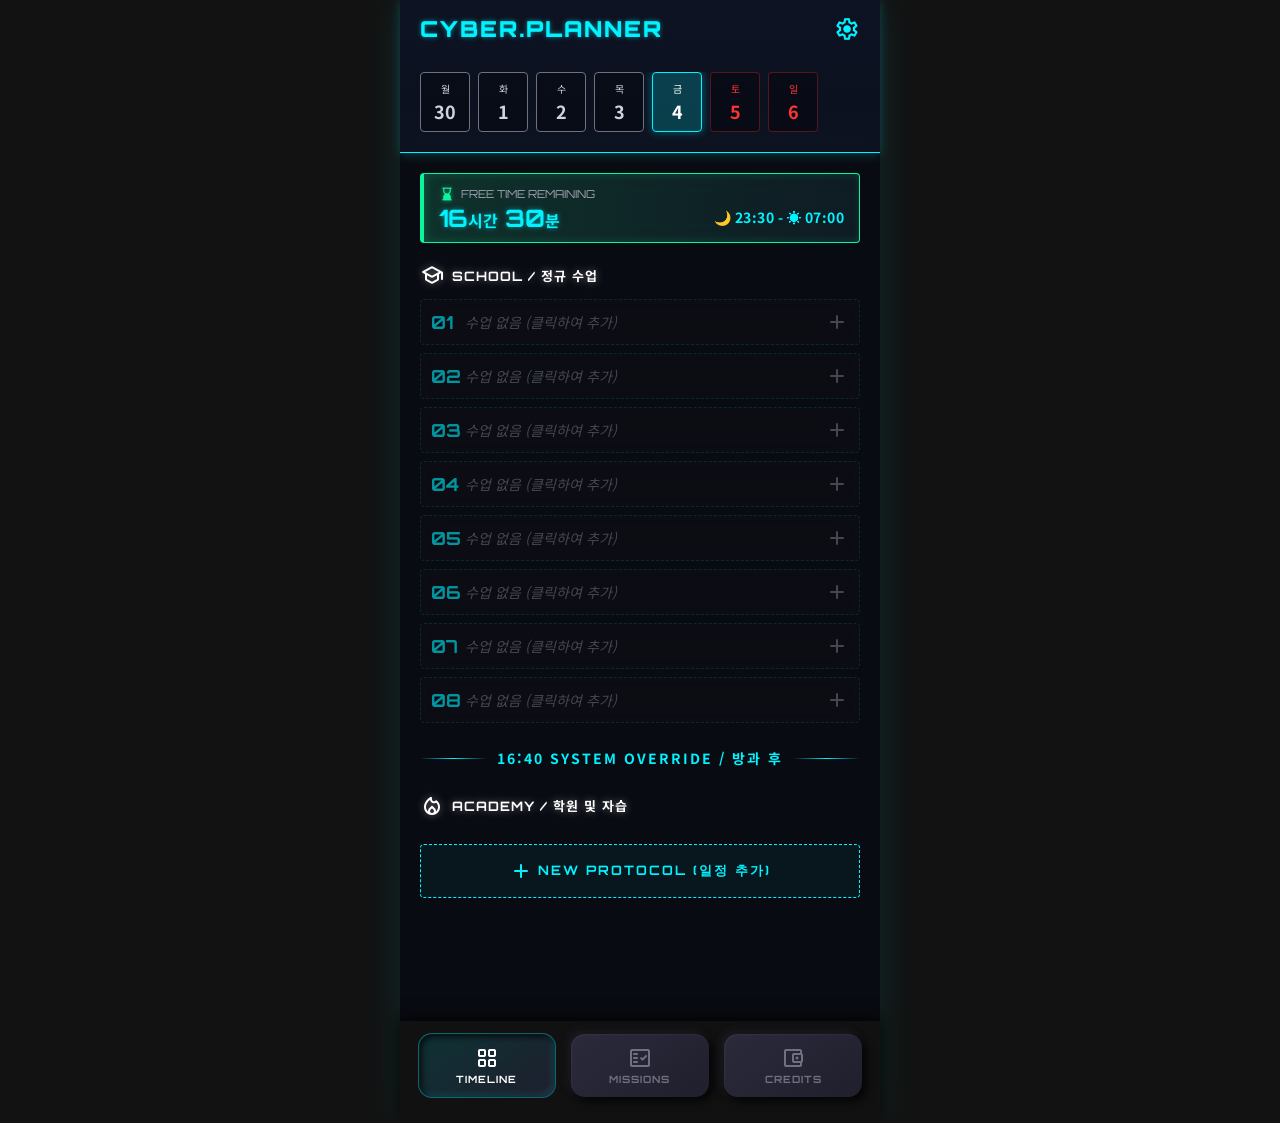
<file: index.html>
<!DOCTYPE html>
<html lang="ko">

<head>
    <meta charset="UTF-8">
    <meta name="viewport"
        content="width=device-width, initial-scale=1.0, maximum-scale=1.0, user-scalable=no, viewport-fit=cover">
    <title>Cyber Planner - 스마트 학생 플래너</title>
    <meta name="description" content="사이버펌크 스타일의 스마트 학생 플래너. 시간표, 미션 관리, 용돈 가계부를 하나의 앱에서.">
    <link rel="manifest" href="manifest.json">
    <!-- Material Symbols -->
    <link
        href="https://fonts.googleapis.com/css2?family=Material+Symbols+Rounded:opsz,wght,FILL,GRAD@20..48,100..700,0..1,-50..200"
        rel="stylesheet" />
    <link href="https://fonts.googleapis.com/css2?family=Noto+Sans+KR:wght@400;700;900&family=Orbitron:wght@500;700;900&display=swap" rel="stylesheet">
    <link rel="stylesheet" href="style.css">
    <link rel="apple-touch-icon" href="icon.png">
    <link rel="icon" type="image/png" href="icon.png">
</head>

<body class="theme-cyber">
    <div id="dynamicBackground" class="dynamic-bg solid"></div>
    <div id="praiseContainer" class="praise-container"></div>
    <!-- Toast Notification Container -->
    <div id="toastContainer" class="toast-container"></div>

    <div class="app-container">

        <!-- Header -->
        <header class="app-header neon-border-bottom">
            <div class="top-row">
                <div id="app-title" class="title-area" onclick="openSettings()" style="cursor: pointer;">
                    <h1 id="mainTitle" class="neon-text-blue">CYBER.PLANNER</h1>
                </div>
                <div class="settings-area">
                    <span id="settings-btn" class="material-symbols-rounded settings-icon" onclick="openSettings()" style="cursor: pointer;">settings</span>
                </div>
            </div>
            
            <!-- D-Days Container (Horizontal Layout) -->
            <div class="dday-container" id="ddayContainer" onclick="openSettings()" style="cursor: pointer;">
                <!-- JS Generated D-Day badges -->
            </div>
            
            <!-- Day Selector -->
            <div class="day-selector" id="daySelector"></div>
        </header>

        <!-- Main Content Area -->
        <main id="mainContent">

            <!-- ======================= PLANNER TAB ======================= -->
            <div id="plannerTab" class="tab-content active-tab">

                <!-- Free Time Widget -->
                <div class="cyber-widget free-time-widget" id="freeTimeContainer" style="display: flex; justify-content: space-between; align-items: center; padding: 12px 15px; margin-bottom: 20px;">
                    <div style="display: flex; flex-direction: column; gap: 4px;">
                        <div style="display: flex; align-items: center; gap: 6px;">
                            <span class="material-symbols-rounded neon-text-emerald" style="font-size: 16px;">hourglass_bottom</span>
                            <span class="label" id="freeTimeLabel" style="margin: 0; font-size: 11px; color: var(--text-secondary);">FREE TIME REMAINING</span>
                        </div>
                        <strong class="value neon-text-blue" id="freeTimeDisplay" style="font-size: 24px; line-height: 1;">Calculating...</strong>
                    </div>
                    <div style="text-align: right; align-self: flex-end; padding-bottom: 2px;">
                        <span id="sleepDisplay" style="font-size: 14px; font-weight: bold; color: var(--neon-blue); letter-spacing: 0.5px; opacity: 1;">🌙 23:30 - ☀️ 07:00</span>
                    </div>
                </div>

                <!-- WEEKDAY VIEW: School Schedule (1~8교시) -->
                <div id="weekdayView" style="display:block;">
                    <section class="planner-section">
                        <div class="section-header">
                            <h2 class="neon-text-light"><span class="material-symbols-rounded">school</span> SCHOOL / 정규 수업</h2>
                        </div>
                        <div class="school-card-grid" id="schoolSchedule">
                            <!-- JS generated 1~8 periods -->
                        </div>
                    </section>

                    <div class="cyber-divider override-divider" style="margin-bottom: 25px;">
                        <span>16:40 SYSTEM OVERRIDE / 방과 후</span>
                    </div>
                </div>

                <!-- WEEKEND VIEW HEADER -->
                <div id="weekendViewHeader" style="display:none; text-align:center; margin-bottom: 20px;">
                    <br>
                    <h2 class="neon-text-red" style="font-size:20px; text-shadow: 0 0 10px rgba(255,0,0,0.7);"><span class="material-symbols-rounded" style="font-size:24px; vertical-align:middle;">celebration</span> 주말 자율 모드 가동!</h2>
                    <p style="color:var(--text-secondary); font-size:12px; margin-top:5px;">원하는 시간에 자유롭게 일정을 설정하세요.</p>
                </div>

                <!-- Academy / Evening (Used for both Weekdays and Weekends) -->
                <section class="planner-section">
                    <div class="section-header">
                        <h2 class="neon-text-light" id="academySectionTitle"><span class="material-symbols-rounded">local_fire_department</span> ACADEMY / 학원 및 자습</h2>
                    </div>
                    <div class="evening-timeline" id="academyTab">
                        <!-- JS generated blocks -->
                    </div>
                    <button class="cyber-btn-outline" onclick="openAcademyModal(-1)">
                        <span class="material-symbols-rounded">add</span> NEW PROTOCOL (일정 추가)
                    </button>
                </section>
            </div>

            <!-- ======================= GOAL TAB ======================= -->
            <div id="goalTab" class="tab-content">
                <section class="planner-section" style="margin-top: 20px;">
                    <div class="section-header">
                        <h2 class="neon-text-light"><span class="material-symbols-rounded">terminal</span> DAILY MISSIONS</h2>
                        <button class="icon-btn neon-text-blue" onclick="openGoalModal(-1)"><span
                                class="material-symbols-rounded">add_box</span></button>
                    </div>
                    <!-- Categories filter visual -->
                    <div class="goal-categories-preview" style="display:flex; flex-wrap:wrap; gap:8px; margin-bottom:15px; opacity:0.8;">
                        <span class="neon-text-blue" style="font-size:11px; display:flex; align-items:center; gap:3px;"><span class="material-symbols-rounded" style="font-size:14px">menu_book</span>스터디</span>
                        <span class="neon-text-green" style="font-size:11px; display:flex; align-items:center; gap:3px;"><span class="material-symbols-rounded" style="font-size:14px">fitness_center</span>운동</span>
                        <span class="neon-text-emerald" style="font-size:11px; display:flex; align-items:center; gap:3px;"><span class="material-symbols-rounded" style="font-size:14px">auto_stories</span>독서</span>
                        <span class="neon-text-pink" style="font-size:11px; display:flex; align-items:center; gap:3px;"><span class="material-symbols-rounded" style="font-size:14px">sports_esports</span>게임/휴식</span>
                        <span class="neon-text-yellow" style="font-size:11px; display:flex; align-items:center; gap:3px;"><span class="material-symbols-rounded" style="font-size:14px">brush</span>취미/예술</span>
                        <span class="neon-text-light" style="font-size:11px; display:flex; align-items:center; gap:3px;"><span class="material-symbols-rounded" style="font-size:14px">pending_actions</span>기타 일정</span>
                    </div>
                    
                    <ul class="cyber-goal-list" id="goalList">
                        <!-- JS generated goals based on selected day and recurring rules -->
                    </ul>
                </section>
            </div>

            <!-- ======================= FINANCE TAB ======================= -->
            <div id="financeTab" class="tab-content">
                <section class="finance-dashboard" style="margin-top: 20px;">
                    <div class="balance-card neon-box-blue">
                        <span>CREDITS AVAILABLE</span>
                        <h2 id="totalBalance" class="neon-text-light">0 ₩</h2>
                    </div>
                    <div class="finance-row">
                        <div class="finance-box neon-box-green">
                            <span>INCOME</span> <strong id="totalIncome">0 ₩</strong>
                        </div>
                        <div class="finance-box neon-box-red">
                            <span>EXPENSE</span> <strong id="totalExpense">0 ₩</strong>
                        </div>
                    </div>
                    
                    <!-- New Horizontal Bar Chart Container -->
                    <div style="margin-top: 10px; margin-bottom: 0px;">
                        <span style="font-size:13px; font-weight:600; color:var(--text-secondary); letter-spacing:1px; padding-left:5px;">지출 패턴</span>
                        <div style="position:relative; height: 60px; margin-top:2px;">
                            <canvas id="expenseChart"></canvas>
                        </div>
                    </div>
                </section>
                <section class="planner-section">
                    <div class="section-header">
                        <h2 class="neon-text-light">TRANSACTION LOG</h2>
                        <div style="display:flex; gap:8px;">
                            <button class="icon-btn neon-text-yellow" onclick="openSmsParseModal()" title="문자 붙여넣기"><span class="material-symbols-rounded">sms</span></button>
                            <button class="icon-btn neon-text-blue" onclick="openFinanceModal()"><span
                                    class="material-symbols-rounded">add_box</span></button>
                        </div>
                    </div>
                    <div class="transaction-list" id="transactionList" style="margin-bottom:20px;">
                    </div>
                    <button class="cyber-btn-primary" style="margin-top: 10px; width: 100%; font-size: 14px; padding: 15px; background: rgba(0, 243, 255, 0.1); border: 1px solid var(--neon-blue); color: var(--neon-blue); animation: neonPulseBlue 2s infinite;" onclick="openReportModal()">
                        <span class="material-symbols-rounded" style="vertical-align: middle; margin-right: 5px;">receipt_long</span> 이번 달 경제 성적표 확인 및 이월하기
                    </button>
                </section>
            </div>

        </main>

        <nav class="cyber-bottom-nav">
            <div class="nav-item active" data-target="plannerTab">
                <span class="material-symbols-rounded">grid_view</span>
                <span>TIMELINE</span>
            </div>
            <div class="nav-item" data-target="goalTab">
                <span class="material-symbols-rounded">fact_check</span>
                <span>MISSIONS</span>
            </div>
            <div class="nav-item" data-target="financeTab">
                <span class="material-symbols-rounded">account_balance_wallet</span>
                <span>CREDITS</span>
            </div>
        </nav>
    </div>

    <!-- ======================= MODALS ======================= -->

    <!-- Settings & Sync Modal -->
    <div class="modal-overlay" id="settings-modal">
        <div class="cyber-modal-content">
            <button class="close-btn" onclick="closeModals()"><span class="material-symbols-rounded">close</span></button>
            <h2 class="neon-text-blue">SYSTEM PREFS</h2>
            <div class="form-group">
                <label>플래너 이름 (ID)</label>
                <input type="text" id="settingTitle" placeholder="CYBER.PLANNER" class="cyber-input">
            </div>
            <div class="form-group">
                <label>배경 테마 선택</label>
                <select id="settingBackground" class="cyber-input">
                    <option value="solid">다크 모드 (기본)</option>
                    <option value="gradient">네온 그라데이션</option>
                    <option value="space">사이버 우주 (Space)</option>
                </select>
            </div>
            
            <div class="cyber-divider"><span>D-DAY CONFIG (최대 3개)</span></div>
            <!-- D-Day 1 -->
            <div class="form-group" style="margin-bottom:8px;">
                <div style="display:flex; gap:10px;">
                    <input type="text" id="settingDdayName1" placeholder="디데이 1" class="cyber-input" style="flex:1;">
                    <input type="date" id="settingDdayDate1" class="cyber-input" style="flex:1;">
                </div>
            </div>
            <!-- D-Day 2 -->
            <div class="form-group" style="margin-bottom:8px;">
                <div style="display:flex; gap:10px;">
                    <input type="text" id="settingDdayName2" placeholder="디데이 2" class="cyber-input" style="flex:1;">
                    <input type="date" id="settingDdayDate2" class="cyber-input" style="flex:1;">
                </div>
            </div>
            <!-- D-Day 3 -->
            <div class="form-group">
                <div style="display:flex; gap:10px;">
                    <input type="text" id="settingDdayName3" placeholder="디데이 3" class="cyber-input" style="flex:1;">
                    <input type="date" id="settingDdayDate3" class="cyber-input" style="flex:1;">
                </div>
            </div>

            <!-- Sleep Time based calculation base -->
            <div class="cyber-divider"><span>SLEEP CONFIG</span></div>
            <div class="form-group">
                <label>수면 시간 설정 (취침/기상)</label>
                <div style="display:flex; gap:10px;">
                    <div style="flex:1;">
                        <span style="font-size:11px; color:var(--text-muted);">취침 시간 (예: 23:30)</span>
                        <input type="time" id="bedTimeInput" class="cyber-input" value="23:30">
                    </div>
                    <div style="flex:1;">
                        <span style="font-size:11px; color:var(--text-muted);">기상 시간 (예: 07:00)</span>
                        <input type="time" id="wakeTimeInput" class="cyber-input" value="07:00">
                    </div>
                </div>
            </div>

            <div class="cyber-divider"><span>CLOUD SYNC</span></div>
            
            <button class="cyber-btn-primary" onclick="saveSettings()" style="margin-bottom: 20px;">저장하기</button>
            
            <div id="syncStatus" class="sync-status">시스템 오프라인</div>
            <button id="authBtn" class="cyber-btn-google" onclick="handleAuth()"><span class="material-symbols-rounded">login</span> GOOGLE 연결</button>
            <button id="syncBtn" class="cyber-btn-sync" onclick="syncToDrive()" style="display: none;"><span class="material-symbols-rounded">cloud_upload</span> 드라이브 저장하기</button>
            <button id="loadBtn" class="cyber-btn-outline" onclick="loadFromDrive()" style="display: none; margin-top:10px;"><span class="material-symbols-rounded">cloud_download</span> 드라이브 다운로드</button>
        </div>
    </div>

    <!-- School Block Modal -->
    <div class="modal-overlay" id="schoolModal">
        <div class="cyber-modal-content">
            <button class="close-btn" onclick="closeModals()"><span class="material-symbols-rounded">close</span></button>
            <h2 class="neon-text-blue" id="schoolModalTitle">수업 정보 수정</h2>
            <input type="hidden" id="schoolPeriod" value="-1">
            <div class="form-group">
                <label>교과명</label>
                <input type="text" id="schoolSubject" placeholder="수학, 체육..." class="cyber-input">
            </div>
            <div class="form-group">
                <label>시간대 선택</label>
                <div style="display:flex; gap:10px; align-items:center;">
                    <select id="schoolStart" class="cyber-input time-select">
                        <!-- JS generated -->
                    </select>
                    <span style="color:var(--text-secondary)">~</span>
                    <select id="schoolEnd" class="cyber-input time-select">
                        <!-- JS generated -->
                    </select>
                </div>
            </div>
            <div class="form-group">
                <label>장소 (교실)</label>
                <input type="text" id="schoolLocation" placeholder="2학년 3반" class="cyber-input">
            </div>
            <div class="form-group">
                <label>과제/숙제 입력 (선택사항)</label>
                <input type="text" id="schoolHomework" placeholder="수학 익힘책 10~15p" class="cyber-input">
            </div>
            <button class="cyber-btn-primary" onclick="saveSchoolBlock()">저장하기</button>
        </div>
    </div>

    <!-- Academy Block Modal (Integrated) -->
    <div class="modal-overlay" id="academyModal">
        <div class="cyber-modal-content">
            <button class="close-btn" onclick="closeModals()"><span class="material-symbols-rounded">close</span></button>
            <h2 class="neon-text-emerald" id="academyModalTitle">계획 추가</h2>
            <input type="hidden" id="academyIndex" value="-1">

            <div class="form-group">
                <label id="acadSubjectLabel">학원명 / 스터디 내용</label>
                <input type="text" id="academySubject" placeholder="영어 학원, 수학 복습 등" class="cyber-input" required>
            </div>

            <div class="form-group">
                <label>시간대 선택 (메인 스케줄)</label>
                <div style="display:flex; gap:10px; align-items:center;">
                    <select id="academyStart" class="cyber-input time-select"></select>
                    <span style="color:var(--text-secondary)">~</span>
                    <select id="academyEnd" class="cyber-input time-select"></select>
                </div>
            </div>
            
            <!-- New Integrated Extra Time Input -->
            <div class="form-group">
                <label>🚗 부가 소요시간 및 목적</label>
                <div style="display:flex; gap:10px; align-items:center;">
                    <select id="academyExtraPurpose" class="cyber-input" style="flex:1;">
                        <option value="🚶 이동">🚶 이동</option>
                        <option value="🍔 식사">🍔 식사</option>
                        <option value="🏪 경유">🏪 경유 (편의점/약국 등)</option>
                        <option value="🎸 기타">🎸 기타</option>
                    </select>
                    <select id="academyExtraTime" class="cyber-input" style="flex:1;">
                        <option value="0">추가 없음 (0분)</option>
                        <option value="10">10분 추가 소요</option>
                        <option value="15">15분 추가 소요</option>
                        <option value="20">20분 추가 소요</option>
                        <option value="30">30분 추가 소요</option>
                        <option value="45">45분 추가 소요</option>
                        <option value="60">1시간 추가 소요</option>
                        <option value="90">1시간 30분 추가 소요</option>
                        <option value="120">2시간 추가 소요</option>
                    </select>
                </div>
            </div>
            
            <div class="form-group" id="acadLocationGroup">
                <label>장소</label>
                <input type="text" id="academyLocation" placeholder="에이블 학원 열람실" class="cyber-input">
            </div>

            <div class="form-group">
                <label>과제/숙제 입력 (선택사항)</label>
                <input type="text" id="academyHomework" placeholder="단어 100개 암기" class="cyber-input">
            </div>

            <!-- Notification Setting -->
            <div class="form-group">
                <label>🔔 알림 설정</label>
                <select id="academyNotify" class="cyber-input">
                    <option value="0">알림 없음</option>
                    <option value="10">10분 전 알림</option>
                    <option value="30" selected>30분 전 알림</option>
                    <option value="60">1시간 전 알림</option>
                </select>
            </div>

            <div class="form-group" id="colorGroup">
                <label>블록 테마 레이저 색상</label>
                <div class="color-picker" id="academyColorPicker">
                    <div class="color-swatch bg-pastel-pink active" data-color="pastel-pink"></div>
                    <div class="color-swatch bg-pastel-orange" data-color="pastel-orange"></div>
                    <div class="color-swatch bg-pastel-yellow" data-color="pastel-yellow"></div>
                    <div class="color-swatch bg-pastel-green" data-color="pastel-green"></div>
                    <div class="color-swatch bg-pastel-blue" data-color="pastel-blue"></div>
                    <div class="color-swatch bg-pastel-purple" data-color="pastel-purple"></div>
                    <div class="color-swatch bg-pastel-red" data-color="pastel-red"></div>
                </div>
            </div>
            <input type="hidden" id="academyColor" value="pastel-pink">

            <button class="cyber-btn-primary" onclick="saveAcademyBlock()">저장하기</button>
        </div>
    </div>

    <!-- Goal Modal with Categories and Recurring Features -->
    <div class="modal-overlay" id="goalModal">
        <div class="cyber-modal-content">
            <button class="close-btn" onclick="closeModals()"><span class="material-symbols-rounded">close</span></button>
            <h2 class="neon-text-green">미션 생성</h2>
            <input type="hidden" id="goalIndex" value="-1">
            
            <div class="form-group">
                <label>미션 유형 (카테고리)</label>
                <div class="category-selector">
                    <label class="cat-radio-btn theme-blue">
                        <input type="radio" name="goalCategory" value="study" checked>
                        <span class="material-symbols-rounded">menu_book</span> 스터디
                    </label>
                    <label class="cat-radio-btn theme-green">
                        <input type="radio" name="goalCategory" value="exercise">
                        <span class="material-symbols-rounded">fitness_center</span> 운동
                    </label>
                    <label class="cat-radio-btn theme-emerald">
                        <input type="radio" name="goalCategory" value="read">
                        <span class="material-symbols-rounded">auto_stories</span> 독서
                    </label>
                    <label class="cat-radio-btn theme-pink">
                        <input type="radio" name="goalCategory" value="game">
                        <span class="material-symbols-rounded">sports_esports</span> 하프타임
                    </label>
                    <label class="cat-radio-btn theme-yellow">
                        <input type="radio" name="goalCategory" value="hobby">
                        <span class="material-symbols-rounded">brush</span> 취미/예술
                    </label>
                    <label class="cat-radio-btn bg-surface">
                        <input type="radio" name="goalCategory" value="other">
                        <span class="material-symbols-rounded">pending_actions</span> 기타 일정
                    </label>
                </div>
            </div>

            <div class="form-group">
                <label>미션 상세 내용 (할 일)</label>
                <input type="text" id="goalText" placeholder="예: 수학 문제집 풀기, 스쿼트 50개" class="cyber-input" required>
            </div>

            <!-- New Quantitative Target Input -->
            <div class="form-group">
                <label>목표치 설정 (선택사항)</label>
                <div style="display:flex; gap:10px;">
                    <input type="number" id="goalTargetVal" placeholder="수치 (예: 5)" class="cyber-input" style="flex:1;">
                    <input type="text" id="goalTargetUnit" placeholder="단위 (장, 개, 바퀴 등)" class="cyber-input" style="flex:1;">
                </div>
            </div>

            <!-- Type B Mission Reward Input -->
            <div class="form-group">
                <label>미션 보상금 (집안일/노동 등 유형 B)</label>
                <input type="number" id="goalReward" placeholder="보상 없음(본분)은 비워두세요. 예: 1000" class="cyber-input">
            </div>

            <!-- Mission Color Selection -->
            <div class="form-group">
                <label>테마 색상</label>
                <div class="color-picker" id="goalColorPicker">
                    <div class="color-swatch bg-pastel-pink active" data-color="pastel-pink"></div>
                    <div class="color-swatch bg-pastel-orange" data-color="pastel-orange"></div>
                    <div class="color-swatch bg-pastel-yellow" data-color="pastel-yellow"></div>
                    <div class="color-swatch bg-pastel-green" data-color="pastel-green"></div>
                    <div class="color-swatch bg-pastel-blue" data-color="pastel-blue"></div>
                    <div class="color-swatch bg-pastel-purple" data-color="pastel-purple"></div>
                    <div class="color-swatch bg-pastel-red" data-color="pastel-red"></div>
                </div>
            </div>
            <input type="hidden" id="goalColor" value="pastel-pink">

            <!-- Recurring Options -->
            <div class="form-group">
                <label>반복 규칙 (현재 다크라인 기준 시작)</label>
                <select id="goalRepeat" class="cyber-input">
                    <option value="none">단일 미션 (반복 없음)</option>
                    <option value="daily">매일 반복</option>
                    <option value="weekly">매주 반복 (같은 요일)</option>
                    <option value="monthly">매월 반복 (같은 날짜)</option>
                </select>
            </div>

            <div class="form-group">
                <div style="display:flex; justify-content:space-between; align-items:center; margin-bottom:6px;">
                    <label style="margin-bottom:0;">목표 종료일 (End Date) - 생략 시 무제한</label>
                    <div class="quick-date-badges">
                        <span class="quick-date-tag" onclick="setQuickDate(7)">+1주일</span>
                        <span class="quick-date-tag" onclick="setQuickDate(30)">+1개월</span>
                        <span class="quick-date-tag" onclick="setQuickDate(100)">+100일</span>
                        <span class="quick-date-tag" onclick="setQuickDate(0)">초기화</span>
                    </div>
                </div>
                <div style="position: relative;">
                    <input type="text" id="goalEndDateText" class="cyber-input" placeholder="YYYYMMDD (숫자 8자리)" oninput="formatAutoDate(this)" maxlength="10">
                    <input type="date" id="goalEndDate" style="position:absolute; right:10px; top:50%; transform:translateY(-50%); opacity:0; width:24px; height:24px; cursor:pointer;" onchange="document.getElementById('goalEndDateText').value = this.value">
                    <span class="material-symbols-rounded" style="position:absolute; right:12px; top:50%; transform:translateY(-50%); pointer-events:none; color:var(--text-muted);">calendar_month</span>
                </div>
            </div>

            <button class="cyber-btn-primary" onclick="saveGoal()">저장하기</button>
        </div>
    </div>

    <!-- Finance Modal -->
    <div class="modal-overlay" id="financeModal">
        <div class="cyber-modal-content finance-modal">
            <button class="close-btn" onclick="closeModals()"><span class="material-symbols-rounded">close</span></button>
            <h2 class="neon-text-yellow" id="financeModalTitle">새 거래 추가</h2>

            <div class="form-group">
                <div class="radio-group" style="margin-bottom: 10px;">
                    <label class="finance-radio-label" style="color:var(--neon-red)"><input type="radio" name="financeType" value="expense" checked onchange="updateFinanceCategories()"> 지출 (EXP)</label>
                    <label class="finance-radio-label" style="color:var(--neon-green)"><input type="radio" name="financeType" value="income" onchange="updateFinanceCategories()"> 수입 (INC)</label>
                </div>
            </div>
            
            <div class="form-group">
                <div style="display:flex; justify-content:space-between; align-items:center; margin-bottom:6px;">
                    <label style="margin-bottom:0;">거래 일자</label>
                    <div class="quick-date-badges">
                        <span class="quick-date-tag" onclick="setFinanceDate(0)">오늘</span>
                        <span class="quick-date-tag" onclick="setFinanceDate(-1)">어제</span>
                    </div>
                </div>
                <input type="date" id="financeDate" class="cyber-input" required>
            </div>
            
            <div class="form-group">
                <label class="finance-label">분류 (카테고리)</label>
                <select id="financeCategory" class="cyber-input"></select>
            </div>

            <div class="form-group">
                <label class="finance-label">금액 (₩)</label>
                <input type="number" id="financeAmount" placeholder="5000" class="cyber-input finance-input" required>
            </div>
            <div class="form-group">
                <label class="finance-label">내역</label>
                <input type="text" id="financeTitle" placeholder="항목 입력" class="cyber-input finance-input" required>
            </div>
            <button class="cyber-btn-primary" id="financeSaveBtn" onclick="saveFinance()">저장하기</button>
        </div>
    </div>

    <!-- Report Modal -->
    <div class="modal-overlay" id="reportModal">
        <div class="cyber-modal-content finance-modal" style="text-align: center;">
            <button class="close-btn" onclick="closeModals()"><span class="material-symbols-rounded">close</span></button>
            <h2 class="neon-text-blue" style="margin-bottom: 20px;">한 달 요약 리포트</h2>
            
            <div style="background: var(--bg-surface-elevated); padding: 20px; border-radius: 10px; margin-bottom: 20px; border: 1px solid var(--divider);">
                <div style="margin-bottom: 15px;">이번 달 총 수입<br><strong style="color: var(--neon-green); font-size: 20px;" id="reportInc">0 ₩</strong></div>
                <div style="margin-bottom: 15px;">이번 달 총 지출<br><strong style="color: var(--neon-red); font-size: 20px;" id="reportExp">0 ₩</strong></div>
                <div style="margin-bottom: 15px; padding-bottom: 15px; border-bottom: 1px dashed var(--divider);">최종 잔액<br><strong style="color: var(--neon-blue); font-size: 24px;" id="reportBal">0 ₩</strong></div>
                
                <div style="color: var(--text-primary); font-size: 14px; font-weight: 500;" id="reportTopCat">가장 많이 쓴 카테고리: 없음</div>
                <div style="margin-top: 15px; font-size: 16px; font-weight: bold;" id="reportStatus">흑자/적자 상태</div>
            </div>
            
            <button class="cyber-btn-primary" style="background: var(--neon-purple); border: none; color: #fff; width: 100%;" onclick="carryOverFinance()">이월 후 새달 시작</button>
        </div>
    </div>

    <!-- SMS Parse Modal -->
    <div class="modal-overlay" id="smsModal">
        <div class="cyber-modal-content finance-modal">
            <button class="close-btn" onclick="closeModals()"><span class="material-symbols-rounded">close</span></button>
            <h2 class="neon-text-yellow">📱 문자 붙여넣기</h2>
            <p style="font-size:12px; color:var(--text-secondary); margin-bottom:15px;">카드 결제 문자를 아래에 붙여넣으세요.<br>금액과 가맹점이 자동으로 추출됩니다.</p>
            
            <div class="form-group">
                <label>카드 결제 문자 내용</label>
                <textarea id="smsTextInput" class="cyber-input" rows="5" placeholder="[신한카드] 12,000원 승인&#10;스타벅스&#10;06/03 15:44" style="resize:vertical; font-size:14px; line-height:1.6;"></textarea>
            </div>
            
            <button class="cyber-btn-outline" style="margin-bottom:15px; border-color:var(--neon-yellow); color:var(--neon-yellow); background:rgba(255,234,0,0.05);" onclick="parseSmsText()">
                <span class="material-symbols-rounded">search</span> 자동 추출하기
            </button>
            
            <!-- Parse Preview -->
            <div id="smsPreview" style="display:none;">
                <div style="background:rgba(255,234,0,0.08); border:1px solid rgba(255,234,0,0.3); border-radius:4px; padding:15px; margin-bottom:15px;">
                    <div style="font-size:11px; color:var(--neon-yellow); font-family:'Orbitron'; letter-spacing:1px; margin-bottom:10px;">PARSED RESULT</div>
                    <div style="display:flex; flex-direction:column; gap:8px;">
                        <div style="display:flex; justify-content:space-between; align-items:center;">
                            <span style="color:var(--text-secondary); font-size:13px;">💰 금액</span>
                            <strong id="smsPreviewAmount" style="color:var(--neon-red); font-size:20px; font-family:'Orbitron';">0 ₩</strong>
                        </div>
                        <div style="display:flex; justify-content:space-between; align-items:center;">
                            <span style="color:var(--text-secondary); font-size:13px;">🏪 가맹점</span>
                            <strong id="smsPreviewTitle" style="color:var(--text-primary); font-size:16px;">-</strong>
                        </div>
                        <div style="display:flex; justify-content:space-between; align-items:center;">
                            <span style="color:var(--text-secondary); font-size:13px;">📅 날짜</span>
                            <strong id="smsPreviewDate" style="color:var(--text-primary); font-size:14px; font-family:'Orbitron';">-</strong>
                        </div>
                    </div>
                </div>
                
                <div class="form-group">
                    <label>분류 (카테고리)</label>
                    <select id="smsCategory" class="cyber-input">
                        <option value="도서/학습">도서/학습</option>
                        <option value="게임/디지털">게임/디지털</option>
                        <option value="간식/식비" selected>간식/식비</option>
                        <option value="취미/예술">취미/예술</option>
                        <option value="기타">기타</option>
                    </select>
                </div>
                
                <button class="cyber-btn-primary" onclick="confirmSmsParse()">가계부에 저장하기</button>
            </div>
        </div>
    </div>

    <script async defer src="https://apis.google.com/js/api.js" onload="gapiLoaded()"></script>
    <script async defer src="https://accounts.google.com/gsi/client" onload="gisLoaded()"></script>
    <script src="./js/chart.min.js"></script>
    <script src="app.js"></script>
    <script>
        if ('serviceWorker' in navigator) {
            navigator.serviceWorker.register('./sw.js').catch(err => console.log('SW registration failed:', err));
        }
    </script>
</body>

</html>
</file>
<file: style.css>
/* =========================================================
   CYBERPUNK / NEON DARK THEME CSS
   ========================================================= */

:root {
    /* Glassmorphism Constants */
    --card-bg-fixed: rgba(18, 18, 25, 0.85);
    --text-main-fixed: #F4F4F4;
    --card-border: 1px solid rgba(255, 255, 255, 0.08);

    /* Baseline Dark Theme (Eye-care) */
    --bg-base: #121212; 
    --bg-surface: #1A1A24;
    --bg-surface-elevated: #222230;
    
    --text-primary: #E8E8E8;
    --text-secondary: #A0A0B0;
    --text-muted: #707080;
    --text-light: #F0F0F5;
    --neon-green: #39ff14;
    --neon-yellow: #ffea00;
    --neon-red: #ff3333; 
    
    /* Neon Accents */
    --neon-blue: #00f3ff;
    --neon-emerald: #0bf59c; 
    --neon-pink: #ff007f;
    
    /* 7 Pastel Themes */
    --pastel-pink: #ffb3ba;
    --pastel-orange: #ffdfba;
    --pastel-yellow: #ffeb84;
    --pastel-green: #baffc9;
    --pastel-blue: #bae1ff;
    --pastel-purple: #d5aaff;
    --pastel-red: #ff8a8a; 

    
    /* System */
    --divider: rgba(0, 243, 255, 0.2);
    --radius-sm: 4px;
    --radius-md: 8px;
    --radius-lg: 12px;
}

* {
    box-sizing: border-box;
    margin: 0;
    padding: 0;
    font-family: 'Noto Sans KR', sans-serif;
}

h1, h2, h3, .orbitron-font, .cyber-widget .label, .cyber-widget .value, .tx-amt, #totalBalance {
    font-family: 'Orbitron', 'Noto Sans KR', sans-serif;
}

body.theme-cyber {
    background-color: var(--bg-base);
    color: var(--text-primary);
    -webkit-font-smoothing: antialiased;
    overflow-x: hidden;
}

/* Background Types */
.dynamic-bg {
    position: fixed;
    top: 0; left: 0; right: 0; bottom: 0;
    z-index: -1;
    pointer-events: none;
    transition: background 0.5s ease;
}

.dynamic-bg.solid { background: var(--bg-base); }
.dynamic-bg.gradient { background: linear-gradient(135deg, #0f0c29 0%, #1c3d39 50%, #24243e 100%); }
.dynamic-bg.space {
    background: url('https://images.unsplash.com/photo-1534447677768-be436bb09401?q=80&w=480&auto=format&fit=crop') no-repeat center center;
    background-size: cover;
    filter: brightness(0.4) saturate(1.5) contrast(1.2);
}

/* Base Layout */
.app-container {
    max-width: 480px;
    margin: 0 auto;
    min-height: 100vh;
    display: flex;
    flex-direction: column;
    padding-bottom: 80px;
    position: relative;
    background: rgba(6, 9, 19, 0.7); 
    backdrop-filter: blur(8px);
    box-shadow: 0 0 40px rgba(0, 243, 255, 0.1);
}

/* Toast Container */
.toast-container {
    position: fixed;
    top: 20px;
    left: 50%;
    transform: translateX(-50%);
    width: 90%;
    max-width: 400px;
    z-index: 9999;
    display: flex;
    flex-direction: column;
    gap: 10px;
    pointer-events: none;
}

.toast-alert {
    background: rgba(255, 51, 51, 0.9);
    color: white;
    padding: 15px 20px;
    border-radius: var(--radius-sm);
    border-left: 4px solid #fff;
    box-shadow: 0 4px 15px rgba(255, 51, 51, 0.5);
    font-size: 14px;
    font-weight: bold;
    display: flex;
    align-items: center;
    justify-content: space-between;
    animation: slideDown 0.5s ease;
    pointer-events: auto;
}

@keyframes slideDown {
    from { opacity: 0; transform: translateY(-20px); }
    to { opacity: 1; transform: translateY(0); }
}

@keyframes slideUpFade {
    to { opacity: 0; transform: translateY(-20px); }
}

/* Neon Text Utilities */
.neon-text-blue { color: var(--neon-blue); text-shadow: 0 0 5px rgba(0,243,255,0.5); }
.neon-text-emerald { color: var(--neon-emerald); text-shadow: 0 0 5px rgba(11,245,156,0.5); } 
.neon-text-green { color: var(--neon-green); text-shadow: 0 0 5px rgba(57,255,20,0.5); }
.neon-text-pink { color: var(--neon-pink); text-shadow: 0 0 5px rgba(255,0,127,0.5); }
.neon-text-yellow { color: var(--neon-yellow); text-shadow: 0 0 5px rgba(255,234,0,0.5); }
.neon-text-red { color: var(--neon-red); text-shadow: 0 0 5px rgba(255,51,51,0.5); } 
.neon-text-light { color: #fff; text-shadow: 0 0 8px rgba(255,255,255,0.4); }

.neon-border-bottom { border-bottom: 1px solid var(--neon-blue); box-shadow: 0 2px 10px rgba(0,243,255,0.2); }
.weekend-border-bottom { border-bottom: 1px solid var(--neon-red); box-shadow: 0 2px 10px rgba(255,51,51,0.2); }

/* Neon Boxes */
.neon-box-blue { border: 1px solid var(--neon-blue); background: rgba(0,243,255,0.1); box-shadow: inset 0 0 10px rgba(0,243,255,0.2); }
.neon-box-green { border: 1px solid var(--neon-green); background: rgba(57,255,20,0.1); box-shadow: inset 0 0 10px rgba(57,255,20,0.2); }
.neon-box-red { border: 1px solid var(--neon-red); background: rgba(255,51,51,0.1); box-shadow: inset 0 0 10px rgba(255,51,51,0.2); }

/* Header */
.app-header {
    background: linear-gradient(180deg, rgba(14,20,36,0.95) 0%, rgba(14,20,36,0.8) 100%);
    padding: 15px 20px 10px 20px;
    position: sticky;
    top: 0;
    z-index: 100;
}

.top-row { display: flex; justify-content: space-between; align-items: center; margin-bottom: 15px; }
.title-area h1 { font-size: 22px; font-weight: 900; letter-spacing: 2px; cursor: pointer; }
.settings-area { display: flex; align-items: center; }
.settings-icon { color: var(--neon-blue); cursor: pointer; transition: transform 0.3s; font-size: 26px; }
.settings-icon:active { transform: rotate(90deg); }

/* D-Days Layout (Horizontal Wrap) */
.dday-container {
    display: flex;
    flex-direction: row;
    flex-wrap: wrap;       
    align-items: center;
    gap: 8px;              
    margin-bottom: 15px;   
    cursor: pointer;
}
.d-day-badge {
    padding: 6px 18px; border-radius: 30px; font-size: 11px;
    font-weight: bold; font-family: 'Orbitron', 'Noto Sans KR', sans-serif;
    letter-spacing: 1px; color: #e8e8e8; border: 1px solid rgba(11,245,156,0.2);
    background: linear-gradient(145deg, #222230, #16161f);
    box-shadow: 3px 3px 8px rgba(0,0,0,0.9), -2px -2px 6px rgba(45,45,60,0.6), inset 1px 1px 2px rgba(11,245,156,0.15);
    white-space: nowrap; transition: 0.2s;
}

/* Day Selector */
.day-selector { display: flex; gap: 8px; overflow-x: auto; padding-bottom: 10px; scrollbar-width: none; }
.day-selector::-webkit-scrollbar { display: none; }
.day-btn {
    flex: 0 0 auto; width: 50px; height: 60px;
    border-radius: var(--radius-sm); border: 1px solid var(--text-muted);
    background: rgba(0,0,0,0.3); color: #d1d5db;
    display: flex; flex-direction: column; align-items: center; justify-content: center;
    cursor: pointer; transition: .2s;
    text-align: center; 
    font-family: 'Orbitron';
}
.day-btn.weekend-btn { color: var(--neon-red); border-color: rgba(255,51,51,0.3); } 
.day-btn.active.weekday-active {
    background: rgba(0,243,255,0.2); border-color: var(--neon-blue);
    color: #fff; box-shadow: 0 0 10px rgba(0,243,255,0.4);
}
.day-btn.active.weekend-active {
    background: rgba(255,51,51,0.2); border-color: var(--neon-red);
    color: #fff; box-shadow: 0 0 10px rgba(255,51,51,0.4); 
}
.day-btn .day-name { font-size: 10px; margin-bottom: 2px; font-family: 'Noto Sans KR'; width: 100%; text-align: center;}
.day-btn .date-num { font-size: 18px; font-weight: bold; width: 100%; text-align: center;}

/* Main Area */
main { flex: 1; padding: 20px; padding-bottom: 120px; }
.tab-content { display: none; animation: fadeIn 0.3s ease; }
.tab-content.active-tab { display: block; }
@keyframes fadeIn { from { opacity: 0; transform: translateY(5px); } to { opacity: 1; transform: translateY(0); } }

/* Cyber Widget (Free Time) */
.cyber-widget {
    background: linear-gradient(90deg, rgba(11,245,156,0.15) 0%, rgba(0,243,255,0.05) 100%); 
    border: 1px solid var(--neon-emerald); border-left: 4px solid var(--neon-emerald);
    border-radius: var(--radius-sm); padding: 15px; display: flex; align-items: center; gap: 15px; margin-bottom: 25px;
    box-shadow: inset 2px 0 10px rgba(11,245,156,0.2);
}
.widget-text { display: flex; flex-direction: column; }
.widget-text .label { font-size: 10px; letter-spacing: 1.5px; opacity: 0.8; margin-bottom: 3px; }
.widget-text .value { font-size: 20px; font-weight: 700; }

.weekend-widget {
    background: linear-gradient(90deg, rgba(255,51,51,0.15) 0%, rgba(255,188,168,0.05) 100%);
    border-color: var(--neon-red); border-left-color: var(--neon-red); 
}

/* Section Header */
.planner-section { margin-bottom: 25px; }
.section-header { margin-bottom: 12px; display: flex; align-items: center; justify-content: space-between; }
.section-header h2 { font-size: 13px; font-weight: 700; display: flex; align-items: center; gap: 8px; letter-spacing: 1px; }

/* School Card Grid */
.school-card-grid { display: flex; flex-direction: column; gap: 8px; }
.school-card {
    background: rgba(22,31,54,0.7); border: 1px solid var(--divider);
    border-radius: var(--radius-sm); padding: 16px 14px; 
    display: flex; justify-content: space-between; align-items: center;
    cursor: pointer; transition: all 0.2s; position: relative; overflow: hidden;
}
.school-card::before {
    content: ''; position: absolute; left: 0; top: 0; bottom: 0; width: 3px;
    background: var(--neon-blue); opacity: 0; transition: 0.2s;
}
.school-card:hover { border-color: var(--neon-blue); background: rgba(0,243,255,0.05); }
.school-card:hover::before { opacity: 1; }
.school-card.empty-card { opacity: 0.6; border-style: dashed; padding: 10px; }
.sd-left { display: flex; align-items: center; gap: 10px; min-width: 0; width: 100%;} 
.sd-period { font-family: 'Orbitron'; font-size: 18px; color: var(--neon-blue); font-weight: bold; width: 24px;} 
.sd-info { display: flex; flex-direction: column; width: calc(100% - 34px); justify-content: center; min-width: 0;}
.sd-subject { font-size: 16px; font-weight: bold; color: var(--text-primary); white-space: nowrap; overflow: hidden; text-overflow: ellipsis; min-width: 0; flex: 1;} 
.sd-empty-text { font-size: 14px; color: var(--text-muted); font-style: italic; }
.sd-meta { font-size: 12px; color: var(--text-secondary); display: flex; gap: 8px; margin-top: 2px; align-items:center; font-weight:bold;} 
.sd-meta .material-symbols-rounded { font-size: 14px !important; margin-left: 4px; margin-right: 2px;}
.sd-right { color: var(--text-muted); display:flex; align-items:center;}

/* Cyber Divider */
.cyber-divider {
    display: flex; align-items: center; gap: 10px; margin: 25px 0;
    color: var(--neon-blue); font-size: 11px; font-weight: bold; font-family: 'Orbitron'; letter-spacing: 2px;
}
.cyber-divider.override-divider { font-size: 14px; }
.cyber-divider::before, .cyber-divider::after {
    content: ''; flex: 1; height: 1px; background: linear-gradient(90deg, transparent, var(--neon-blue), transparent);
}

/* Academy Blocks & Extra Time Integrated Badge */
.evening-timeline { display: flex; flex-direction: column; gap: 10px; margin-bottom: 15px; }
.academy-block {
    display: flex; flex-direction: column; padding: 8px 12px; border-radius: var(--radius-sm);
    position: relative; color: var(--text-primary); border-left: 4px solid var(--text-primary); margin-bottom: 6px;
    background: linear-gradient(90deg, rgba(30,30,40,0.9) 0%, rgba(18,18,20,0.85) 100%);
    min-width: 0;
}
.block-time { font-family: 'Orbitron'; font-size: 12px; opacity: 0.9; margin: 0; letter-spacing: 1px; font-weight: bold;}
.block-title { font-size: 16px; font-weight: bold; margin: 0; white-space: nowrap; overflow: hidden; text-overflow: ellipsis; min-width: 0;}
.block-location { font-size: 12px; color: rgba(255,255,255,0.7); display:flex; align-items:center; gap:4px; font-weight: bold; margin: 0; white-space: nowrap; overflow: hidden; text-overflow: ellipsis;}
.block-location .material-symbols-rounded { font-size: 14px !important; flex-shrink: 0;}
.extra-time-badge { 
    font-size: 11px; padding: 4px 10px; border-radius: 12px; border: 1px solid rgba(148,163,184,0.15); 
    background: repeating-linear-gradient(45deg, rgba(30,41,59,0.5), rgba(30,41,59,0.5) 6px, rgba(15,23,42,0.4) 6px, rgba(15,23,42,0.4) 12px);
    color: #94a3b8; display: inline-flex; align-items: center; white-space: nowrap; font-weight: bold; letter-spacing: 0.5px;
    box-shadow: inset 0 0 5px rgba(0,0,0,0.2); width: fit-content; margin-top: 8px; gap: 4px;
}
.block-actions { position: absolute; top: 10px; right: 10px; display: flex; gap: 5px; }
.block-actions button {
    background: rgba(0,0,0,0.4); border: 1px solid rgba(255,255,255,0.2); color: #fff; width: 28px; height: 28px;
    border-radius: 4px; cursor: pointer; display: flex; align-items: center; justify-content: center; transition: 0.2s;
}
.block-actions button:hover { background: rgba(255,255,255,0.2); }


/* Card Homework Style */
.card-hw {
    display: inline-flex; align-items: center; gap: 6px; font-size: 13px; color: var(--text-primary); transition: 0.2s;
    min-width: 0; flex-shrink: 1; justify-content: flex-end;
}
.card-hw .hw-text {
    white-space: nowrap; overflow: hidden; text-overflow: ellipsis;
}
.card-hw input[type="checkbox"] {
    appearance: none; width: 16px; height: 16px; border: 2px solid var(--neon-blue); border-radius: 3px;
    cursor: pointer; position: relative; flex-shrink: 0; outline: none; background: rgba(0,0,0,0.5);
    transition: 0.2s;
}
.card-hw input[type="checkbox"]:checked { background: var(--neon-blue); box-shadow: 0 0 8px var(--neon-blue); border-color: var(--neon-blue); }
.card-hw input[type="checkbox"]:checked::after {
    content: '✓'; position: absolute; color: #000; font-weight: 900; font-size: 13px; top: -2px; left: 1px;
}
.card-hw.done { opacity: 0.5; }
.card-hw.done .hw-text { text-decoration: line-through; }

/* Let academy blocks color override the checkbox if needed */
.academy-block .card-hw input[type="checkbox"] { border-color: inherit; }
.academy-block.theme-pastel-pink .card-hw input[type="checkbox"]:checked { background: var(--pastel-pink); border-color: var(--pastel-pink); }
.academy-block.theme-pastel-orange .card-hw input[type="checkbox"]:checked { background: var(--pastel-orange); border-color: var(--pastel-orange); }
.academy-block.theme-pastel-yellow .card-hw input[type="checkbox"]:checked { background: var(--pastel-yellow); border-color: var(--pastel-yellow); }
.academy-block.theme-pastel-green .card-hw input[type="checkbox"]:checked { background: var(--pastel-green); border-color: var(--pastel-green); }
.academy-block.theme-pastel-blue .card-hw input[type="checkbox"]:checked { background: var(--pastel-blue); border-color: var(--pastel-blue); }
.academy-block.theme-pastel-purple .card-hw input[type="checkbox"]:checked { background: var(--pastel-purple); border-color: var(--pastel-purple); }
.academy-block.theme-pastel-red .card-hw input[type="checkbox"]:checked { background: var(--pastel-red); border-color: var(--pastel-red); }

/* 7 Pastel Themes (for blocks & goals) */
.theme-pastel-pink { border-left-color: var(--pastel-pink) !important; background-color: rgba(255, 179, 186, 0.1) !important; }
.theme-pastel-orange { border-left-color: var(--pastel-orange) !important; background-color: rgba(255, 223, 186, 0.1) !important; }
.theme-pastel-yellow { border-left-color: var(--pastel-yellow) !important; background-color: rgba(255, 235, 132, 0.1) !important; }
.theme-pastel-green { border-left-color: var(--pastel-green) !important; background-color: rgba(186, 255, 201, 0.1) !important; }
.theme-pastel-blue { border-left-color: var(--pastel-blue) !important; background-color: rgba(186, 225, 255, 0.1) !important; }
.theme-pastel-purple { border-left-color: var(--pastel-purple) !important; background-color: rgba(213, 170, 255, 0.1) !important; }
.theme-pastel-red { border-left-color: var(--pastel-red) !important; background-color: rgba(255, 138, 138, 0.1) !important; }

.bg-pastel-pink { background: var(--pastel-pink); }
.bg-pastel-orange { background: var(--pastel-orange); }
.bg-pastel-yellow { background: var(--pastel-yellow); }
.bg-pastel-green { background: var(--pastel-green); }
.bg-pastel-blue { background: var(--pastel-blue); }
.bg-pastel-purple { background: var(--pastel-purple); }
.bg-pastel-red { background: var(--pastel-red); }
.bg-surface { background: var(--bg-surface-elevated); }

/* Buttons */
.cyber-btn-outline {
    width: 100%; padding: 14px; border: 1px dashed var(--neon-blue); background: rgba(0,243,255,0.05);
    color: var(--neon-blue); font-family: 'Orbitron', sans; font-weight: bold; font-size: 13px; letter-spacing: 2px;
    display: flex; align-items: center; justify-content: center; gap: 5px; border-radius: var(--radius-sm);
    cursor: pointer; transition: 0.2s;
}
.cyber-btn-outline:hover { background: rgba(0,243,255,0.15); box-shadow: 0 0 10px rgba(0,243,255,0.3); }

.cyber-btn-primary {
    width: 100%; padding: 14px; border: 1px solid var(--neon-emerald);
    background: linear-gradient(90deg, rgba(0,243,255,0.2) 0%, rgba(11,245,156,0.3) 100%);
    color: #fff; font-family: 'Orbitron'; font-weight: bold; font-size: 15px; letter-spacing: 2px;
    border-radius: var(--radius-sm); cursor: pointer; text-shadow: 0 0 5px #000; box-shadow: 0 4px 15px rgba(11,245,156,0.3);
}

.icon-btn { background: none; border: none; cursor: pointer; padding: 5px; }


/* Goals Tab */
.cyber-goal-list { list-style: none; display: flex; flex-direction: column; gap: 10px; }
.goal-item {
    background: var(--bg-surface); padding: 15px; border-radius: var(--radius-sm);
    border: 1px solid var(--divider); display: flex; align-items: center; gap: 12px; position: relative;
    transition: 0.3s cubic-bezier(0.175, 0.885, 0.32, 1.275);
}

.goal-item input[type="checkbox"] {
    appearance: none; width: 20px; height: 20px; border: 2px solid var(--neon-blue); border-radius: 3px;
    cursor: pointer; position: relative; flex-shrink: 0; outline: none; background: rgba(0,0,0,0.5);
}
.goal-item input[type="checkbox"]:checked { background: var(--neon-blue); box-shadow: 0 0 10px var(--neon-blue); }
.goal-item input[type="checkbox"]:checked::after {
    content: '✓'; position: absolute; color: #000; font-weight: 900; font-size: 14px; top: -1px; left: 3px;
}

/* Update logic: Pastel goal items use border color instead of grey base */
.goal-item[class*="theme-pastel-"] {
    border-left-width: 4px;
}
.goal-item[class*="theme-pastel-"] input[type="checkbox"] {
    border-color: inherit;
}
/* Ensure the checked state reflects the theme properly if needed, but defaults to blue/green are ok */
.goal-item.theme-pastel-pink input[type="checkbox"]:checked { background: var(--pastel-pink); border-color: var(--pastel-pink); box-shadow: 0 0 10px var(--pastel-pink);}
.goal-item.theme-pastel-orange input[type="checkbox"]:checked { background: var(--pastel-orange); border-color: var(--pastel-orange); box-shadow: 0 0 10px var(--pastel-orange);}
.goal-item.theme-pastel-yellow input[type="checkbox"]:checked { background: var(--pastel-yellow); border-color: var(--pastel-yellow); box-shadow: 0 0 10px var(--pastel-yellow);}
.goal-item.theme-pastel-green input[type="checkbox"]:checked { background: var(--pastel-green); border-color: var(--pastel-green); box-shadow: 0 0 10px var(--pastel-green);}
.goal-item.theme-pastel-blue input[type="checkbox"]:checked { background: var(--pastel-blue); border-color: var(--pastel-blue); box-shadow: 0 0 10px var(--pastel-blue);}
.goal-item.theme-pastel-purple input[type="checkbox"]:checked { background: var(--pastel-purple); border-color: var(--pastel-purple); box-shadow: 0 0 10px var(--pastel-purple);}
.goal-item.theme-pastel-red input[type="checkbox"]:checked { background: var(--pastel-red); border-color: var(--pastel-red); box-shadow: 0 0 10px var(--pastel-red);}

.goal-item .icon { font-size: 20px; margin-right: 5px; display:flex; align-items:center; }
.goal-item .text { flex: 1; font-size: 15px; color: #fff; transition: 0.2s; display:flex; align-items:center; word-break: break-word;}
/* For done items, dull the border */
.goal-item.done { border-style: dashed; opacity: 0.6; }
.goal-item.done .text { text-decoration: line-through; color: var(--text-muted); }
.goal-item.done .icon { opacity: 0.5; filter: grayscale(1); }

/* Goal Quantitative Target Badge */
.goal-target-badge {
    font-size: 11px;
    font-weight: bold;
    padding: 3px 8px;
    border-radius: 12px;
    display: inline-flex;
    align-items: center;
    gap: 4px;
    margin-left: 10px;
    white-space: nowrap;
    border: 1px solid currentColor;
}

.goal-item.theme-pastel-pink .goal-target-badge { color: var(--pastel-pink); background: rgba(255, 179, 186, 0.1); }
.goal-item.theme-pastel-orange .goal-target-badge { color: var(--pastel-orange); background: rgba(255, 223, 186, 0.1); }
.goal-item.theme-pastel-yellow .goal-target-badge { color: var(--pastel-yellow); background: rgba(255, 235, 132, 0.1); }
.goal-item.theme-pastel-green .goal-target-badge { color: var(--pastel-green); background: rgba(186, 255, 201, 0.1); }
.goal-item.theme-pastel-blue .goal-target-badge { color: var(--pastel-blue); background: rgba(186, 225, 255, 0.1); }
.goal-item.theme-pastel-purple .goal-target-badge { color: var(--pastel-purple); background: rgba(213, 170, 255, 0.1); }
.goal-item.theme-pastel-red .goal-target-badge { color: var(--pastel-red); background: rgba(255, 138, 138, 0.1); }
.goal-item.done .goal-target-badge { opacity: 0.5; filter: grayscale(1); }

.goal-item .del-btn { background: none; border: none; color: var(--neon-pink); cursor: pointer; opacity: 0.7; }
.goal-item .del-btn:hover { opacity: 1; text-shadow: 0 0 5px var(--neon-pink); }

/* category list modified for horizontal fit */
.category-selector { display: grid; grid-template-columns: repeat(3, 1fr); gap: 8px; margin-bottom: 10px; }
.cat-radio-btn {
    display: flex; flex-direction: column; align-items: center; justify-content: center; gap: 4px; padding: 10px 4px; border-radius: var(--radius-sm);
    background: linear-gradient(145deg, #18224b, #121935);
    box-shadow: 3px 3px 6px rgba(0,0,0,0.6), -3px -3px 6px rgba(35,45,90,0.4), inset 1px 1px 2px rgba(255,255,255,0.1);
    border: none;
    font-size: 12px; cursor: pointer; color:#fff;
    transition: all 0.2s cubic-bezier(0.4, 0, 0.2, 1); text-align: center;
}
.cat-radio-btn span.material-symbols-rounded { font-size: 18px; color: var(--text-secondary); }
.cat-radio-btn input { display: none; }
.cat-radio-btn:has(input:checked) {
    background: var(--neon-blue); color: #000;
    box-shadow: inset 3px 3px 6px rgba(0,0,0,0.4), inset -3px -3px 6px rgba(255,255,255,0.3);
    transform: translateY(2px) scale(0.98);
}
.cat-radio-btn:has(input:checked) span { color: #000; }
.cat-radio-btn:active { transform: translateY(2px) scale(0.95); }


/* Category Icon Colors */
.cat-study { color: var(--neon-blue); }
.cat-exercise { color: var(--neon-green); }
.cat-read { color: var(--neon-emerald); }
.cat-game { color: var(--neon-pink); }
.cat-hobby { color: var(--neon-yellow); }
.cat-other { color: var(--text-light); }

/* Finance View */
.finance-dashboard { margin-bottom: 20px; }
.balance-card { padding: 12px 18px; border-radius: var(--radius-sm); display: flex; justify-content: space-between; align-items: center; margin-bottom: 10px; }
.balance-card span { font-family: 'Orbitron'; font-size: 13px; letter-spacing: 1px; color: var(--neon-blue); display: inline-block; margin: 0; font-weight: 600; }
.balance-card h2 { font-size: 34px; letter-spacing: 1px; margin: 0; font-weight: 700; color: var(--text-main-fixed); }

.finance-row { display: flex; gap: 8px; }
.finance-box { flex: 1; padding: 10px 15px; border-radius: var(--radius-sm); display: flex; justify-content: space-between; align-items: center; font-family: 'Orbitron'; font-size: 13px; letter-spacing: 1px; font-weight: 600; }
.finance-box br { display: none; }
.finance-box.neon-box-green strong { color: var(--neon-green); display: inline-block; font-size: 24px; margin: 0; font-weight: 700; text-shadow: 0 0 5px rgba(57,255,20,0.5); }
.finance-box.neon-box-red strong { color: var(--neon-red); display: inline-block; font-size: 24px; margin: 0; font-weight: 700; text-shadow: 0 0 5px rgba(255,51,51,0.5); }

.transaction-list { display: flex; flex-direction: column; gap: 8px; }
.tx-item { background: var(--bg-surface); padding: 18px 15px; border-radius: var(--radius-sm); display: flex; justify-content: space-between; align-items: center; border: 1px solid var(--divider); }
.tx-title { font-size: 16px; color: #fff; font-weight: 500; display: flex; align-items: center; }
.tx-amt.inc { color: var(--neon-green); text-shadow: 0 0 5px rgba(57,255,20,0.3); font-size: 19px; font-weight: 600; }
.tx-amt.exp { color: var(--neon-red); text-shadow: 0 0 5px rgba(255,51,51,0.3); font-size: 19px; font-weight: 600; }

/* Prevent chart canvas from intercepting touch events */
#expenseChart { pointer-events: none; }

/* Ensure icon buttons are always tappable on mobile */
.icon-btn {
    min-width: 44px;
    min-height: 44px;
    display: flex;
    align-items: center;
    justify-content: center;
    touch-action: manipulation;
    -webkit-tap-highlight-color: transparent;
    position: relative;
    z-index: 10;
}

/* Bottom Nav */
.cyber-bottom-nav {
    position: fixed; bottom: 0; left: 0; right: 0; max-width: 480px; margin: 0 auto;
    background: rgba(18,18,20,0.95); backdrop-filter: blur(10px);
    border-top: 1px solid var(--border-color); box-shadow: 0 -2px 15px rgba(0,0,0,0.8);
    display: flex; justify-content: space-around; align-items: center; padding: 12px 10px; padding-bottom: 25px;
    z-index: 500;
}
.cyber-bottom-nav.weekend-nav { border-top-color: rgba(255,100,100,0.5); }
.nav-item {
    display: flex; flex-direction: column; align-items: center; justify-content: center;
    color: var(--text-muted); padding: 12px 0; transition: all 0.2s cubic-bezier(0.4, 0, 0.2, 1);
    background: linear-gradient(145deg, #2a2a3a, #1f1f2e);
    box-shadow: 4px 4px 10px rgba(0,0,0,0.8), -3px -3px 8px rgba(60,60,80,0.3), inset 1px 1px 2px rgba(255,255,255,0.05);
    border-radius: 14px; margin: 0 4px; width: 30%; border: none; transform: scale(1);
}
.nav-item:nth-child(1).active { 
    color: #fff; 
    background: linear-gradient(145deg, rgba(0, 243, 255, 0.15), #1f1f2e);
    box-shadow: inset 3px 3px 6px rgba(0,0,0,0.7), inset -3px -3px 6px rgba(0,243,255,0.12);
    border: 1px solid rgba(0, 243, 255, 0.3);
}
.nav-item:nth-child(2).active { 
    color: #fff; 
    background: linear-gradient(145deg, rgba(11, 245, 156, 0.15), #1f1f2e);
    box-shadow: inset 3px 3px 6px rgba(0,0,0,0.7), inset -3px -3px 6px rgba(11,245,156,0.12);
    border: 1px solid rgba(11, 245, 156, 0.3);
}
.nav-item:nth-child(3).active { 
    color: #fff; 
    background: linear-gradient(145deg, rgba(213, 170, 255, 0.15), #1f1f2e);
    box-shadow: inset 3px 3px 6px rgba(0,0,0,0.7), inset -3px -3px 6px rgba(213,170,255,0.12);
    border: 1px solid rgba(213, 170, 255, 0.3);
}

.nav-item span:first-child { font-size: 24px; transition: 0.2s; margin-bottom: 3px; }
.nav-item span:last-child { font-family: 'Orbitron'; font-size: 10px; letter-spacing: 1px; font-weight: bold; }

/* Inset Push Physics on Press */
.nav-item:active {
    transform: scale(0.94);
    box-shadow: inset 4px 4px 8px rgba(0,0,0,0.7), inset -3px -3px 8px rgba(30,30,45,0.4);
    background: #1c1c28;
}


/* Modals */
.modal-overlay {
    position: fixed; top: 0; left: 0; right: 0; bottom: 0; background: rgba(0,0,0,0.85);
    z-index: 999; display: none; align-items: center; justify-content: center; backdrop-filter: blur(8px);
}
.modal-overlay.show { display: flex; }
.cyber-modal-content {
    background: #0f1422; width: 92%; max-width: 380px; padding: 25px; position: relative;
    border: 1px solid var(--neon-blue); border-radius: 4px; box-shadow: 0 0 30px rgba(0,243,255,0.1);
    max-height: 90vh; overflow-y: auto;
}
.cyber-modal-content::-webkit-scrollbar { width: 6px; }
.cyber-modal-content::-webkit-scrollbar-track { background: transparent; }
.cyber-modal-content::-webkit-scrollbar-thumb { background: rgba(255,255,255,0.2); border-radius: 3px; }

.cyber-modal-content::before {
    content: ''; position: fixed; top: max(5vh, -1px); left: max(0px, calc(50% - 190px - 1px)); width: 20px; height: 20px;
    border-top: 2px solid var(--neon-blue); border-left: 2px solid var(--neon-blue); pointer-events:none;
}
.cyber-modal-content::after {
    content: ''; position: fixed; bottom: max(5vh, -1px); right: max(0px, calc(50% - 190px - 1px)); width: 20px; height: 20px;
    border-bottom: 2px solid var(--neon-blue); border-right: 2px solid var(--neon-blue); pointer-events:none;
}
.cyber-modal-content.weekend-modal { border-color: var(--neon-red); box-shadow: 0 0 30px rgba(255,51,51,0.1); }
.cyber-modal-content.weekend-modal::before { border-color: var(--neon-red); }
.cyber-modal-content.weekend-modal::after { border-color: var(--neon-red); }

.cyber-modal-content h2 { margin-bottom: 20px; font-size: 16px; letter-spacing: 1px; font-family: 'Orbitron', sans;}
.close-btn { position: absolute; top: 15px; right: 15px; background: none; border: none; color: var(--text-muted); cursor: pointer; }

.form-group { margin-bottom: 16px; display: flex; flex-direction: column; }
.form-group label { font-size: 11px; font-family: 'Orbitron', 'Noto Sans KR'; color: var(--text-secondary); margin-bottom: 6px; letter-spacing: 1px;}
.cyber-input {
    width: 100%; padding: 12px; background: rgba(0,0,0,0.5); border: 1px solid var(--text-muted);
    border-radius: 0; color: #fff; font-size: 14px; outline: none; transition: 0.2s;
}
.cyber-input:focus { border-color: var(--neon-blue); box-shadow: 0 0 8px rgba(0,243,255,0.3); }

/* Finance Modal Typography Size Up */
.finance-modal .finance-label { font-size: 14px; color: var(--text-secondary); margin-bottom: 8px; }
.finance-modal .finance-radio-label { font-size: 18px; font-weight: bold; margin-right: 15px; }
.finance-modal .finance-input { font-size: 18px; padding: 15px; }

/* Custom time select */
.time-select {
    appearance: none;
    background-image: url("data:image/svg+xml;charset=UTF-8,%3csvg xmlns='http://www.w3.org/2000/svg' viewBox='0 0 24 24' fill='none' stroke='white' stroke-width='2' stroke-linecap='round' stroke-linejoin='round'%3e%3cpolyline points='6 9 12 15 18 9'%3e%3c/polyline%3e%3c/svg%3e");
    background-repeat: no-repeat;
    background-position: right 10px center;
    background-size: 1em;
    padding-right: 30px;
    cursor: pointer;
}
.time-select option {
    background-color: var(--bg-surface);
    color: #fff;
    font-family: 'Orbitron', monospace;
}

/* Color Picker */
.color-picker { display: flex; gap: 10px; justify-content: space-between;}
.color-swatch { width: 30px; height: 30px; border-radius: 50%; cursor: pointer; border: 2px solid transparent; box-shadow: 0 0 5px rgba(0,0,0,0.5);}
.color-swatch.active { border-color: #fff; transform: scale(1.15); box-shadow: 0 0 10px rgba(255,255,255,0.4); }

/* Buttons inside Modal */
.cyber-btn-google {
    width: 100%; padding: 12px; background: transparent; border: 1px solid #4285F4; color: #4285F4;
    font-family: 'Orbitron'; font-weight: bold; font-size: 13px; display:flex; align-items:center; justify-content:center; gap:8px; cursor: pointer; margin-bottom:10px;
}
.cyber-btn-google:hover { background: rgba(66, 133, 244, 0.1); }
.cyber-btn-sync { width: 100%; padding: 12px; background: rgba(57,255,20,0.1); border: 1px solid var(--neon-green); color: var(--neon-green); font-family: 'Orbitron'; cursor: pointer; display:flex; align-items:center; justify-content:center; gap:8px; font-weight:bold;}
.sync-status { font-family: 'Orbitron'; font-size: 11px; color: var(--text-muted); text-align: center; margin-bottom: 15px; }

/* Praise Animation Overlay */
.praise-container {
    position: fixed; top: 0; left: 0; right: 0; bottom: 0; pointer-events: none; z-index: 1000;
    display: flex; align-items: center; justify-content: center; perspective: 1000px;
}
.praise-popup {
    background: rgba(0, 0, 0, 0.85);
    border: 2px solid var(--neon-emerald); 
    box-shadow: 0 0 40px rgba(11,245,156,0.5), inset 0 0 20px rgba(11,245,156, 0.3);
    padding: 30px 40px; border-radius: 10px; text-align: center; color: #fff;
    font-size: 20px; font-weight: 900; animation: popIn 0.5s cubic-bezier(0.175, 0.885, 0.32, 1.275) forwards;
    transform-style: preserve-3d;
}
.praise-popup.weekend-praise {
    border-color: var(--neon-red); 
    box-shadow: 0 0 40px rgba(255, 51, 51, 0.5), inset 0 0 20px rgba(255, 51, 51, 0.3);
}

@keyframes popIn {
    0% { opacity: 0; transform: scale(0.5) translateZ(-100px) rotateX(20deg); }
    100% { opacity: 1; transform: scale(1) translateZ(0) rotateX(0); }
}

@keyframes popOut {
    0% { opacity: 1; transform: scale(1); }
    100% { opacity: 0; transform: scale(1.1); }
}

.confetti { position: absolute; width: 6px; height: 12px; opacity: 0; animation: rain 1s ease-out forwards; }
@keyframes rain {
    0% { transform: translateY(-100px) rotate(0deg); opacity: 1; }
    100% { transform: translateY(100vh) rotate(360deg); opacity: 0; }
}

/* Quick Date Tags */
.quick-date-badges {
    display: flex; gap: 6px; align-items: center;
}
.quick-date-tag {
    font-size: 10px; font-weight: bold; font-family: 'Orbitron', 'Noto Sans KR';
    padding: 3px 8px; border-radius: 6px; cursor: pointer;
    background: linear-gradient(145deg, #1f2a3a, #161c2a);
    color: #e8e8e8; border: 1px solid rgba(0,243,255,0.3);
    box-shadow: 2px 2px 5px rgba(0,0,0,0.8), inset 1px 1px 2px rgba(0,243,255,0.1);
    transition: 0.2s; white-space: nowrap; letter-spacing: 0.5px;
}
.quick-date-tag:hover {
    background: rgba(0,243,255,0.15); border-color: var(--neon-blue);
}
.quick-date-tag:active {
    transform: scale(0.92);
    box-shadow: inset 2px 2px 5px rgba(0,0,0,0.8);
}

/* Sleep Config Exact Calibration */
#bedTimeInput, #wakeTimeInput {
    padding: 12px 15px !important;
    font-size: 14px !important;
    height: 44px !important;
    line-height: normal !important;
    box-sizing: border-box !important;
    font-family: 'Orbitron', 'Noto Sans KR', sans-serif !important;
    color: var(--text-primary) !important;
    appearance: none;
    -webkit-appearance: none;
}

#settings-modal .form-group div > span[style*="font-size:11px"] {
    font-size: 14px !important;
    color: var(--text-primary) !important;
    display: inline-block !important;
    margin-bottom: 8px !important;
    font-weight: 500 !important;
    letter-spacing: 0.5px !important;
}

/* Glassmorphism Global Overrides */
.school-card, .academy-block, .cyber-modal-content, .cyber-widget, .balance-card, .finance-box, .tx-item, .goal-item, .praise-popup {
    background-color: var(--card-bg-fixed);
    color: var(--text-main-fixed);
    backdrop-filter: blur(12px);
    -webkit-backdrop-filter: blur(12px);
}
/* Preserve pastel theme borders */
.academy-block[class*="theme-pastel-"],
.goal-item[class*="theme-pastel-"] {
    border-left-width: 4px !important;
    border-left-style: solid !important;
}

@keyframes neonPulseBlue {
    0% { box-shadow: 0 0 5px rgba(0,243,255,0.2); }
    50% { box-shadow: 0 0 15px rgba(0,243,255,0.6); }
    100% { box-shadow: 0 0 5px rgba(0,243,255,0.2); }
}

/* Transaction Action Button Overrides */
.tx-action-btn {
    background: none;
    border: 1px solid var(--text-secondary);
    border-radius: 50%;
    color: var(--text-secondary);
    cursor: pointer;
    display: flex;
    padding: 5px;
    transition: all 0.3s ease;
}
.tx-action-btn:hover {
    box-shadow: 0 0 10px rgba(255, 255, 255, 0.2);
    color: #ffffff;
    border-color: #ffffff;
}
.del-btn-outline {
    border: 1px solid var(--neon-red);
    color: var(--neon-red);
}
.del-btn-outline:hover {
    box-shadow: 0 0 12px rgba(255, 0, 127, 0.8) !important;
    background-color: rgba(255, 0, 127, 0.1) !important;
    color: #ffffff !important;
    border-color: var(--neon-red) !important;
}
</file>
